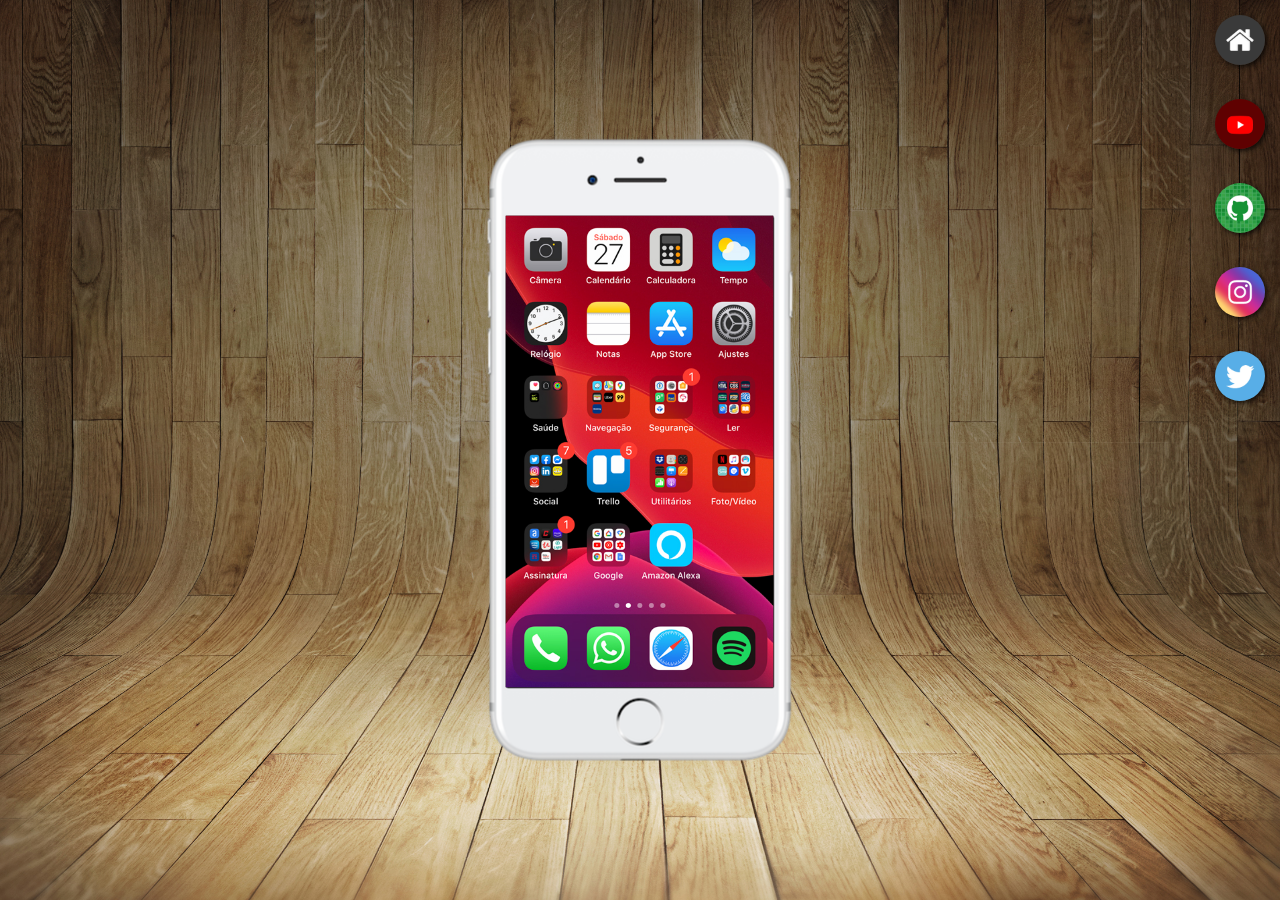
<file: index.html>
<!DOCTYPE html>
<html lang="pt-br">
<head>
    <meta charset="UTF-8">
    <meta name="viewport" content="width=device-width, initial-scale=1.0">
    <link rel="shortcut icon" href="favicon.ico" type="image/x-icon">
    <title>Projeto Redes Sociais</title>
    <link rel="stylesheet" href="estilos/style.css">
</head>
<body>
    <header>

    </header>
    <main>
        <section id="telefone"> 
            <iframe src="home.html" frameborder="0" id="tela" name="tela">
                <p>Seu navegador não suporta iframes.</p>
            </iframe>

        </section>

        <section id="sociais">
            <a href="home.html" target="tela"><img src="imagens/logo-home.jpg" alt="Home"></a> <br>
            <a href="youtube.html" target="tela"><img src="imagens/logo-youtube.jpg" alt="Youtube"></a> <br>
            <a href="github.html" target="tela"><img src="imagens/logo-github.jpg" alt="GitHub"></a> <br>
            <a href="instagram.html" target="tela"><img src="imagens/logo-instagram.jpg" alt="Instagram"></a> <br>
            <a href="twitter.html" target="tela"><img src="imagens/logo-twitter.jpg" alt="Twitter"></a>
        </section>

    </main>

</body>
</html>
</file>
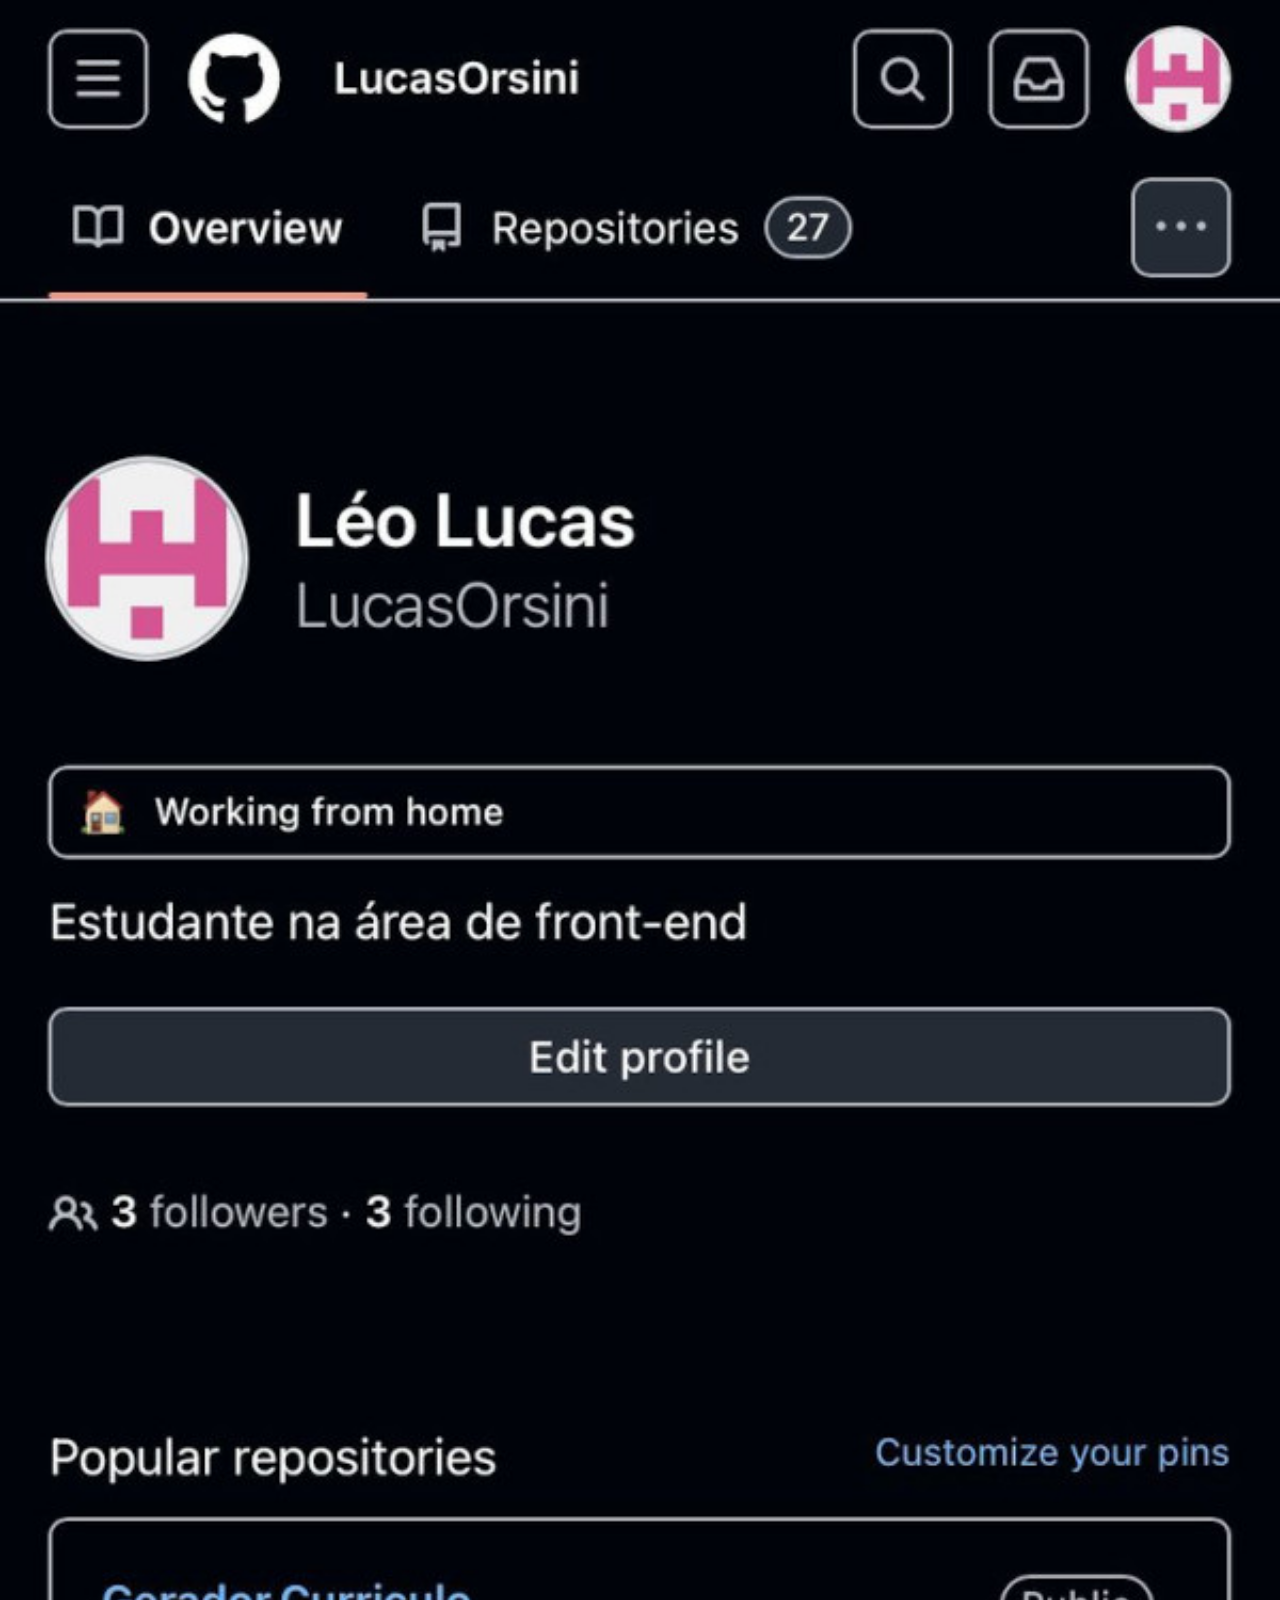
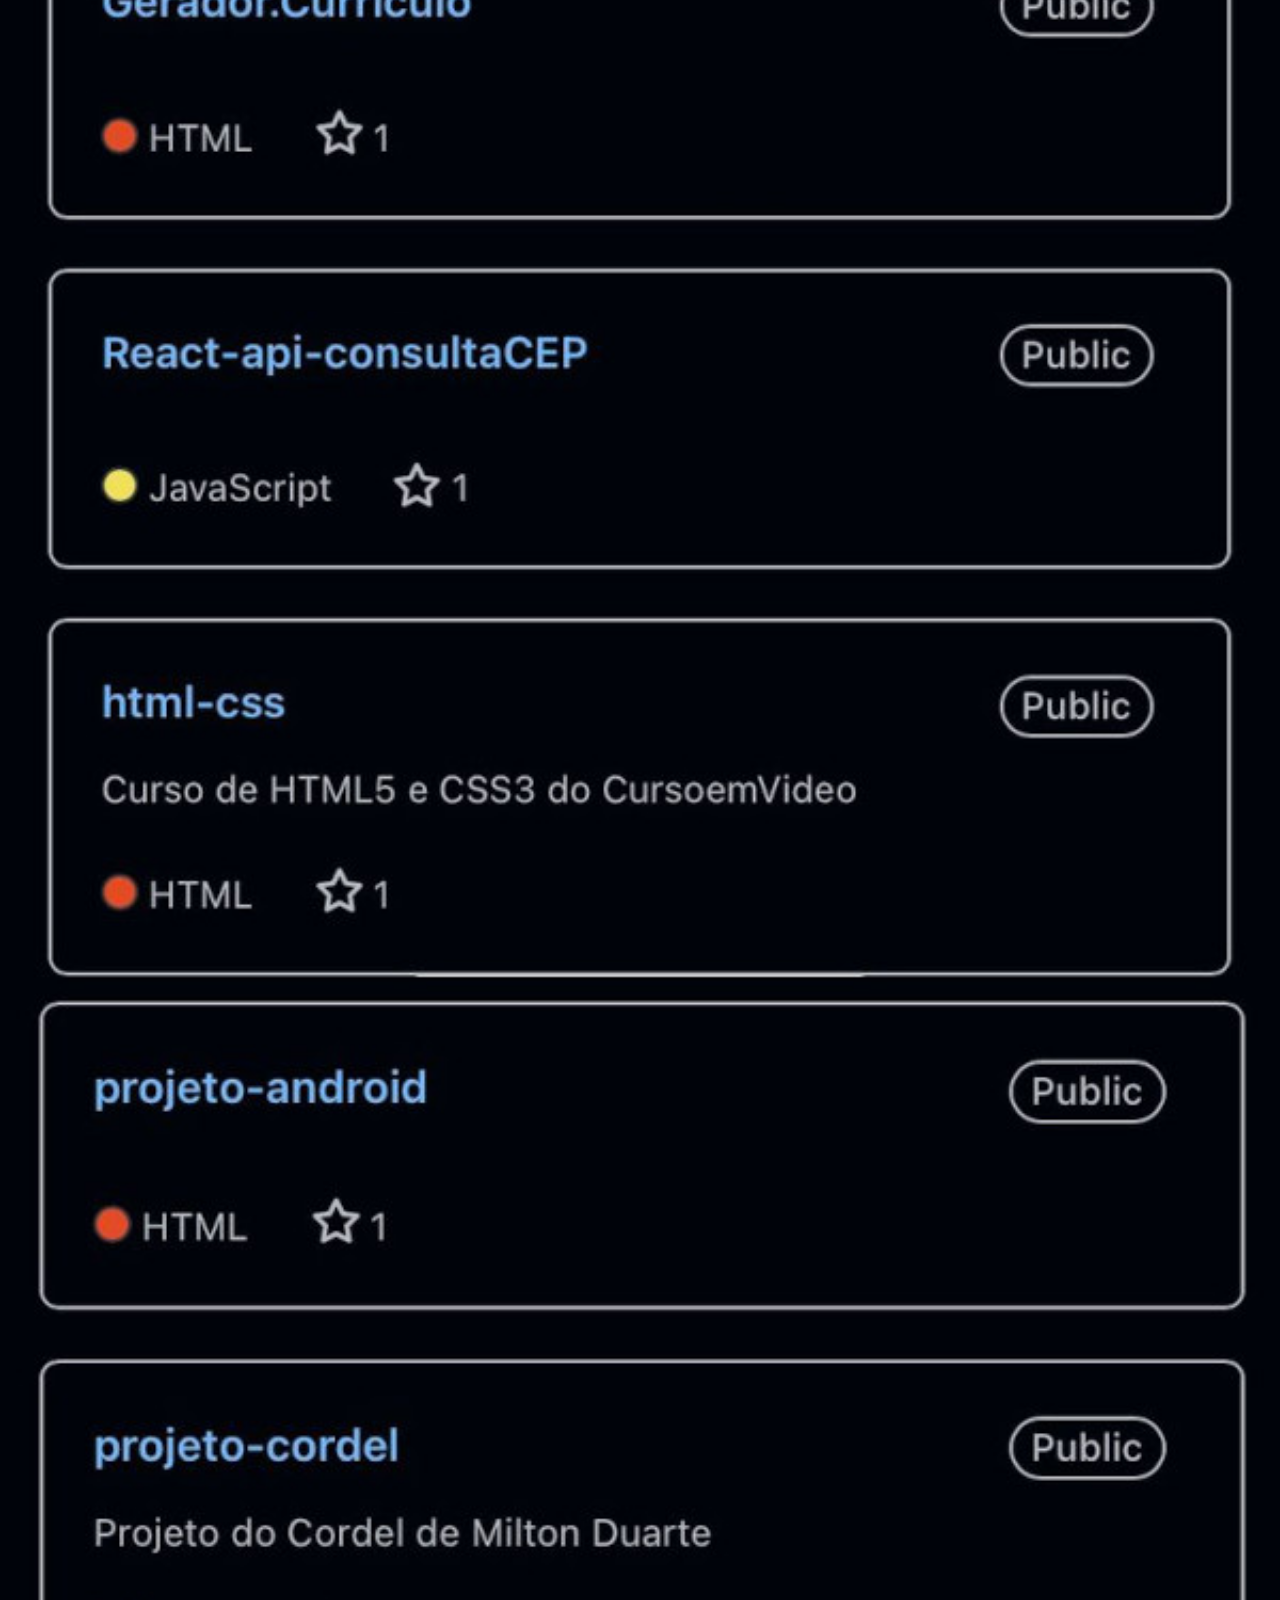
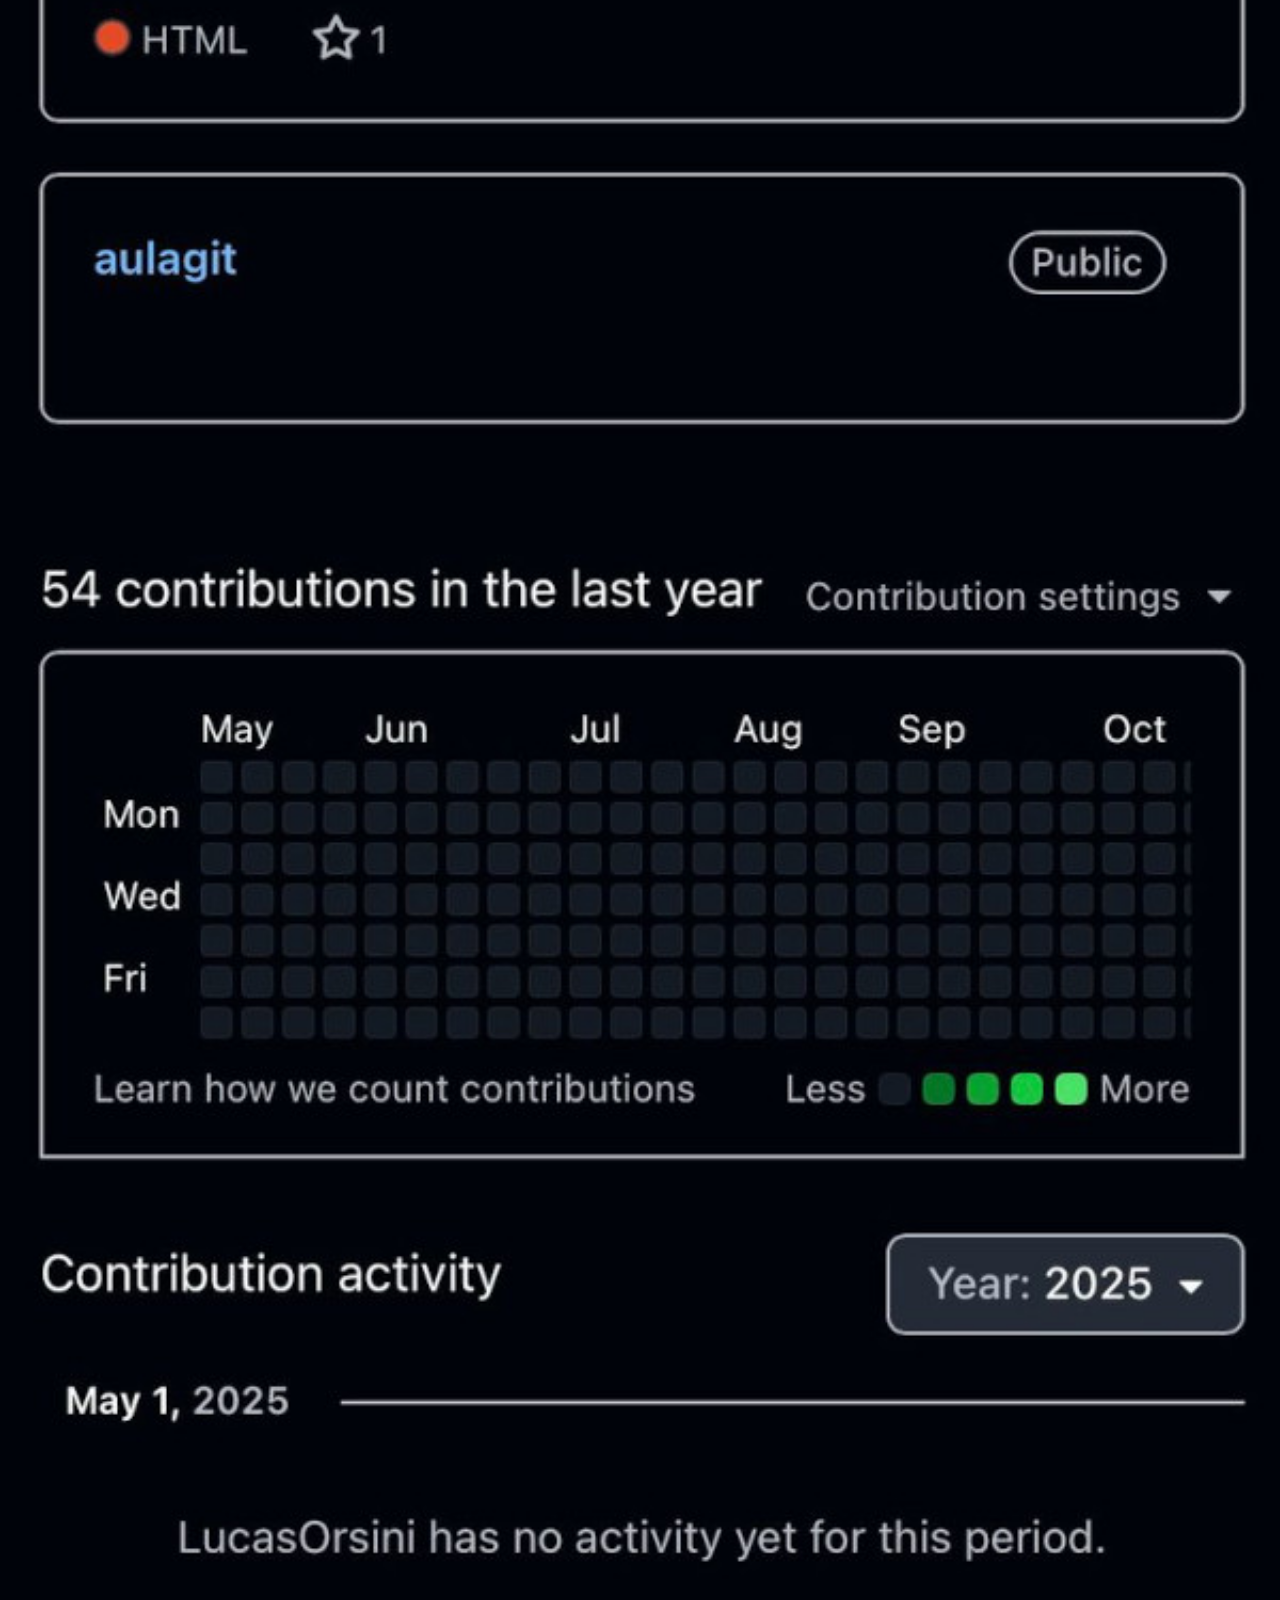
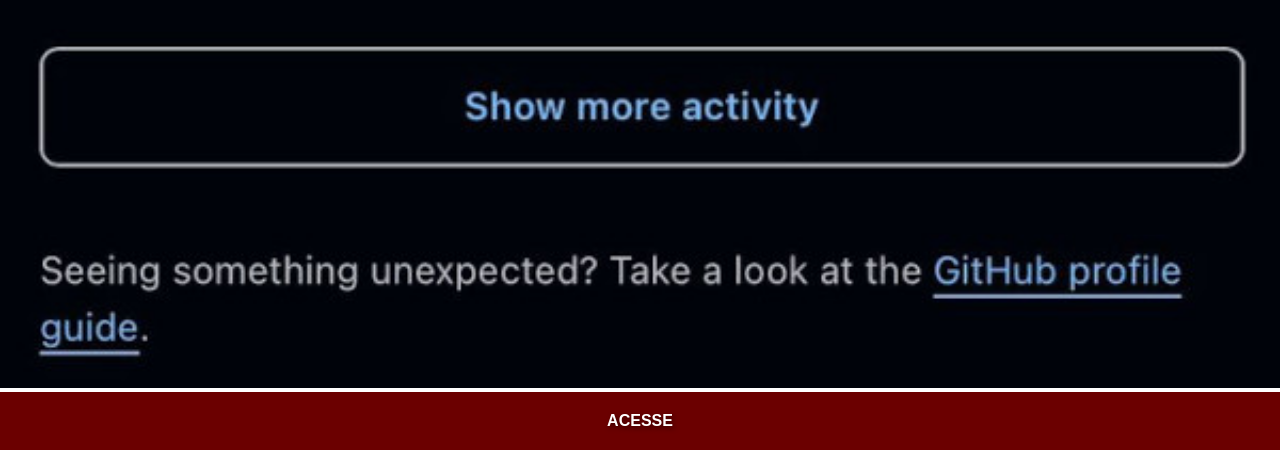
<file: github.html>
<!DOCTYPE html>
<html lang="pt-br">
<head>
    <meta charset="UTF-8">
    <meta name="viewport" content="width=device-width, initial-scale=1.0">
    <title>Youtube</title>
    <link rel="stylesheet" href="estilos/social.css">
</head>
<body>
    <img src="imagens/tela-github.jpg" alt="GitHub">
    <a href="https://github.com/LucasOrsini" target="_blank">ACESSE</a>
    
</body>
</html>
</file>
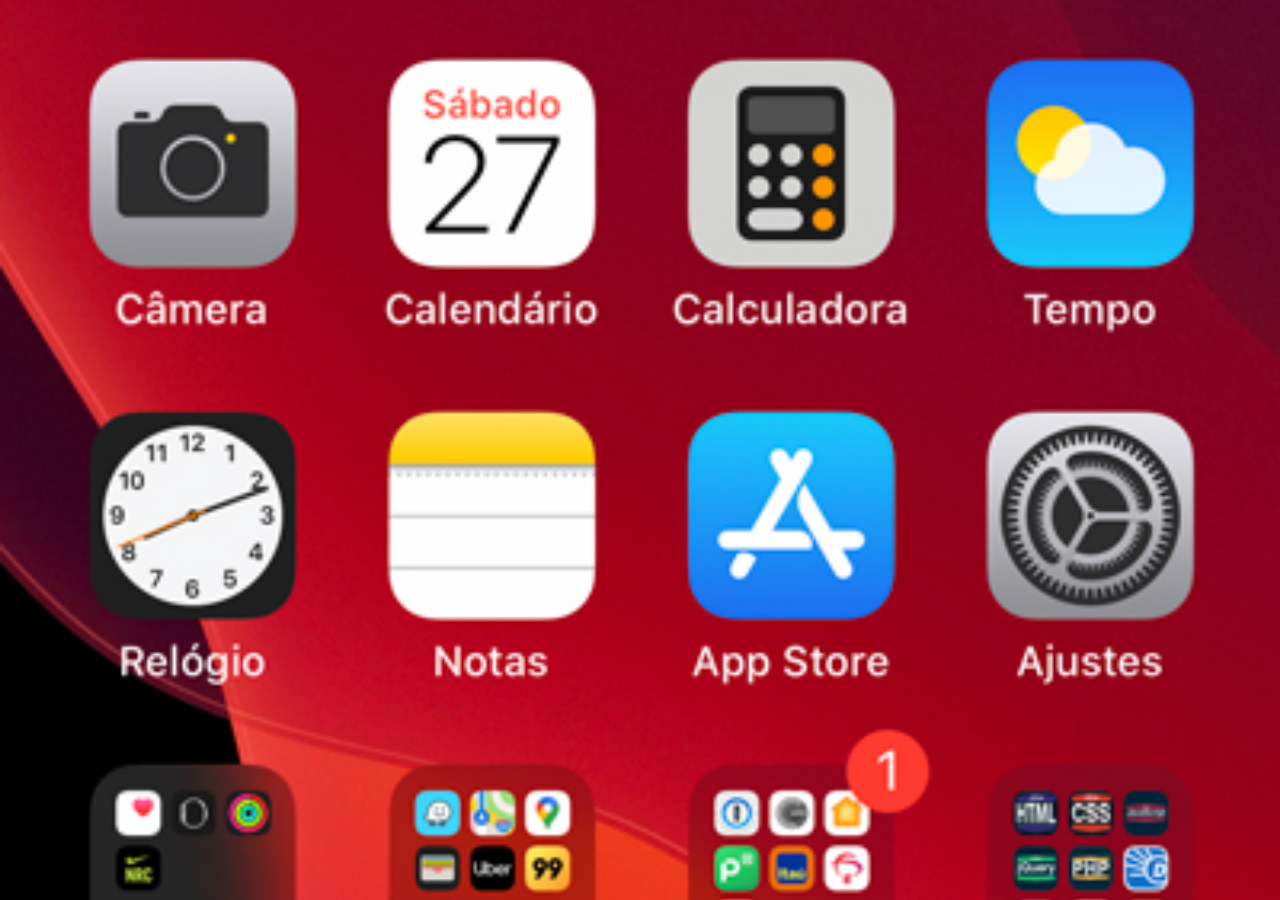
<file: home.html>
<!DOCTYPE html>
<html lang="pt-br">
<head>
    <meta charset="UTF-8">
    <meta name="viewport" content="width=device-width, initial-scale=1.0">
    <title>Home</title>
    <style>
        *{
            margin: 0;
            padding: 0;
            
        }

        body{
            height: 100vh;
            width: 100vw;
            background: black url(imagens/tela-home.jpg) no-repeat top center;
            background-size: cover;
        }
    </style>
</head>
<body>
    
</body>
</html>
</file>
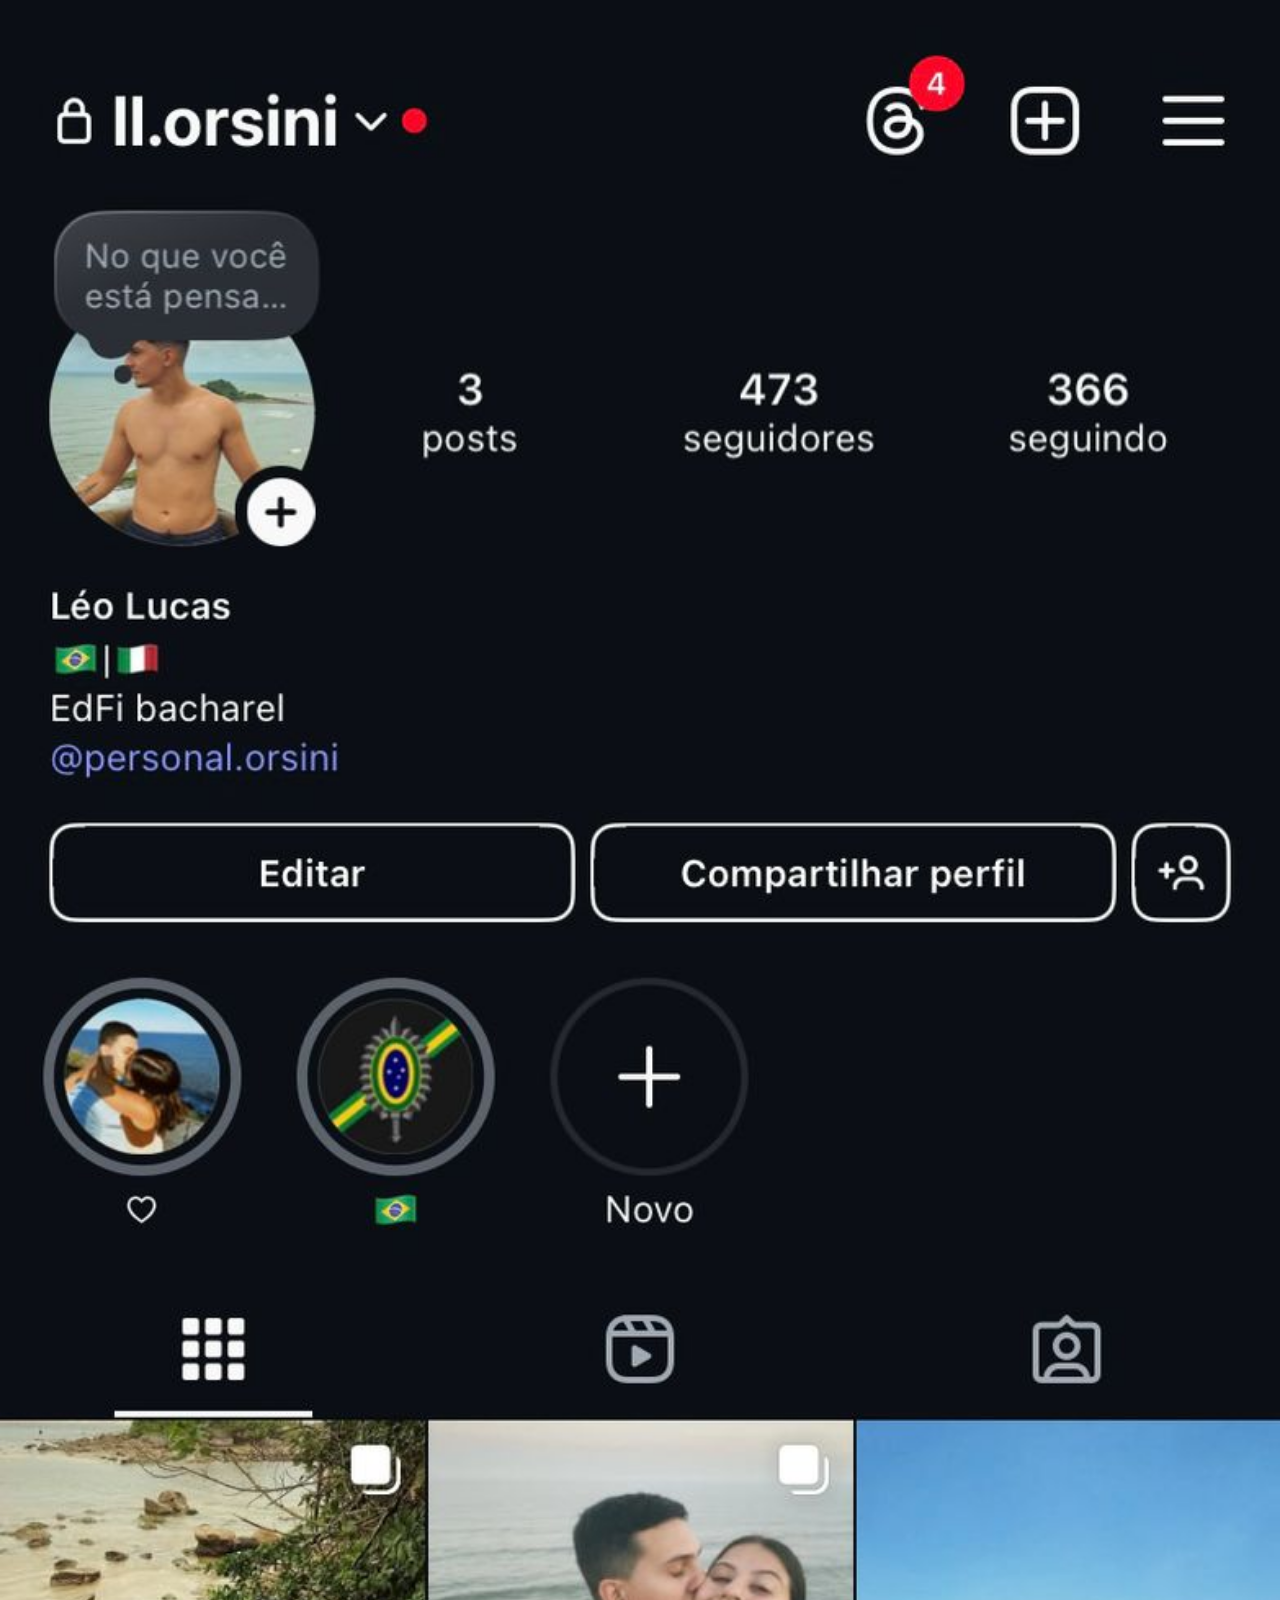
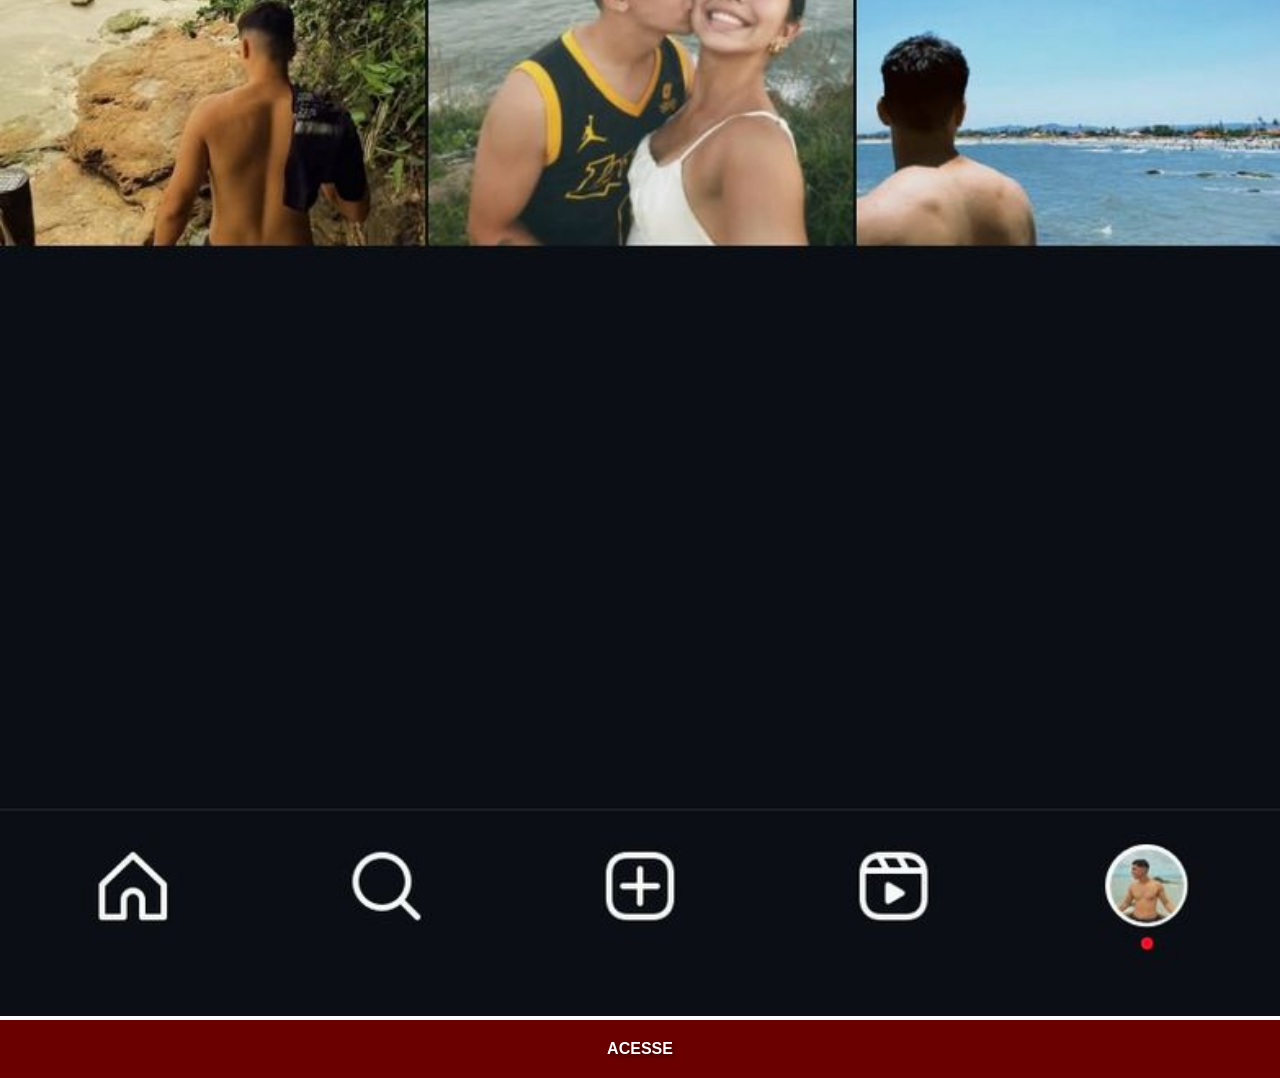
<file: instagram.html>
<!DOCTYPE html>
<html lang="pt-br">
<head>
    <meta charset="UTF-8">
    <meta name="viewport" content="width=device-width, initial-scale=1.0">
    <title>Youtube</title>
    <link rel="stylesheet" href="estilos/social.css">
</head>
<body>
    <img src="imagens/tela-instagram.jpeg" alt="GitHub">
    <a href="https://www.instagram.com/ll.orsini?igsh=MW42ZHZoOXIwbmZx&utm_source=qr" target="_blank">ACESSE</a>
    
</body>
</html>
</file>
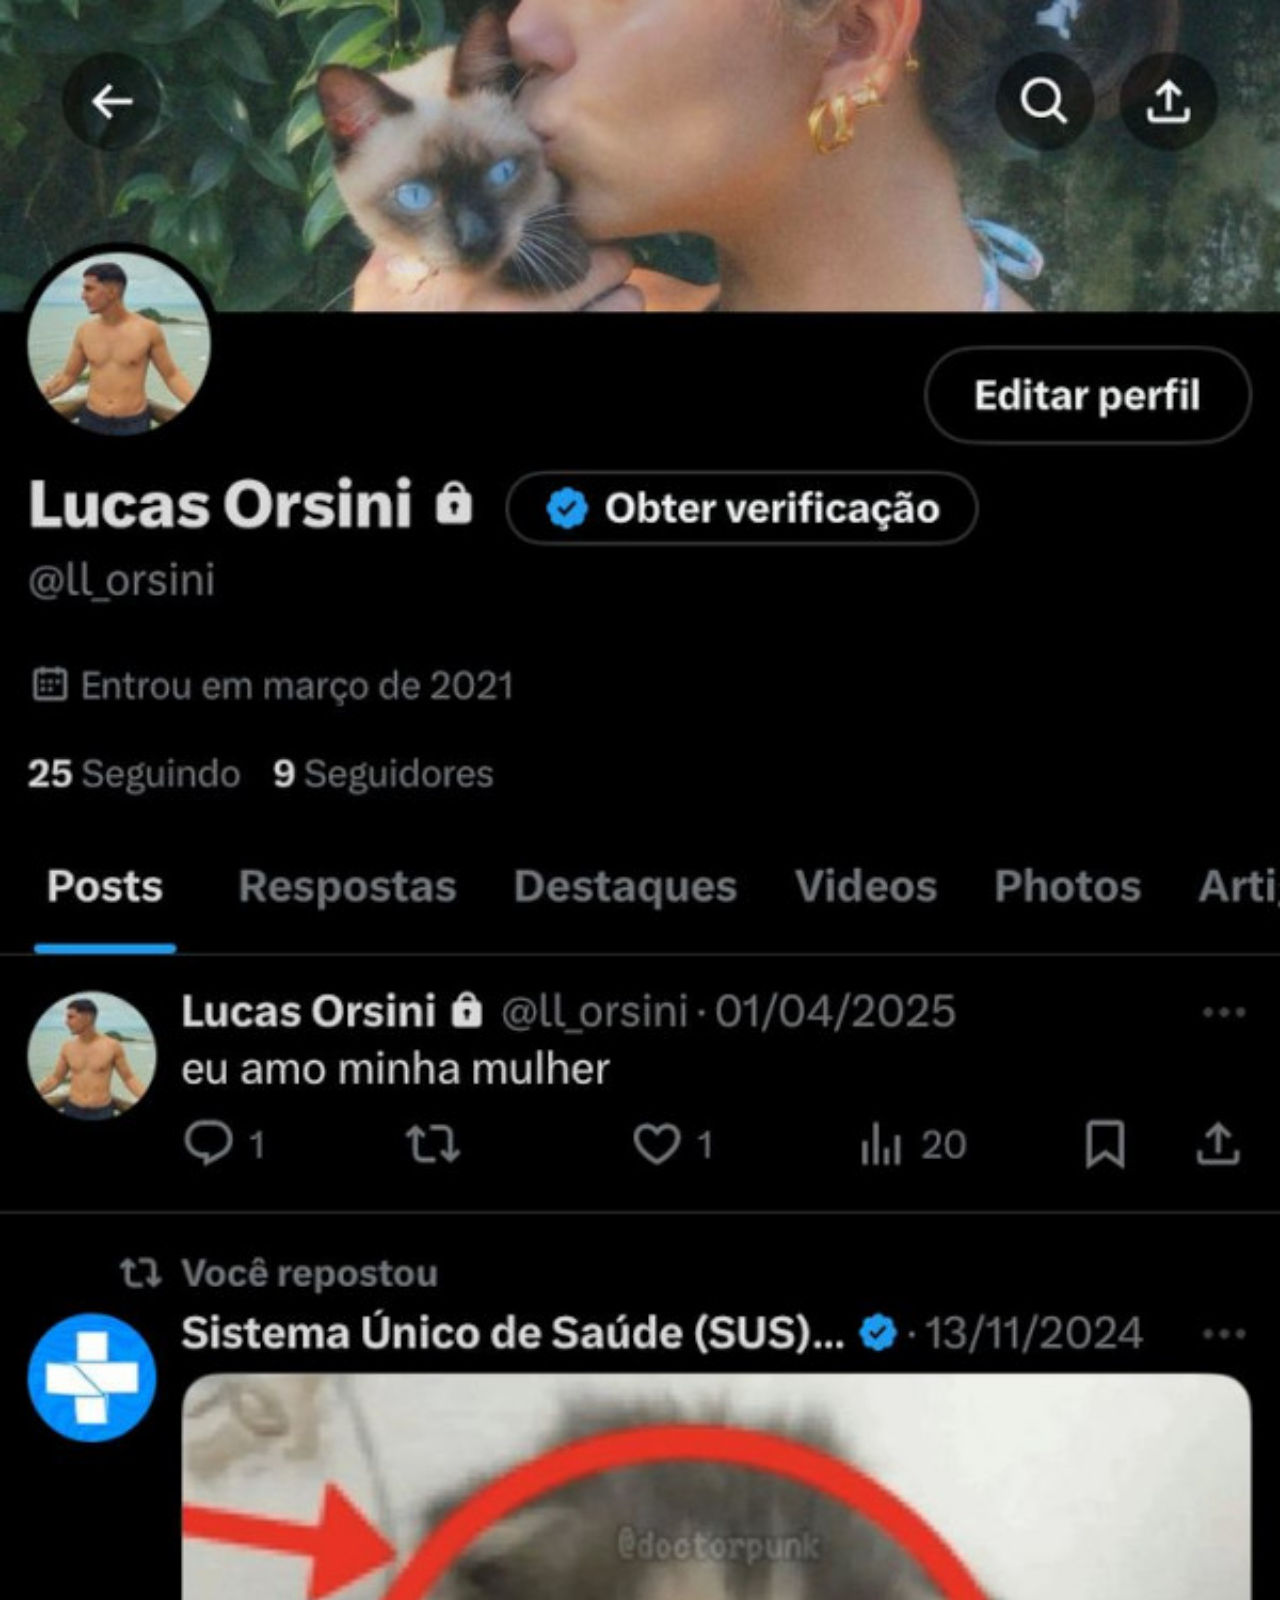
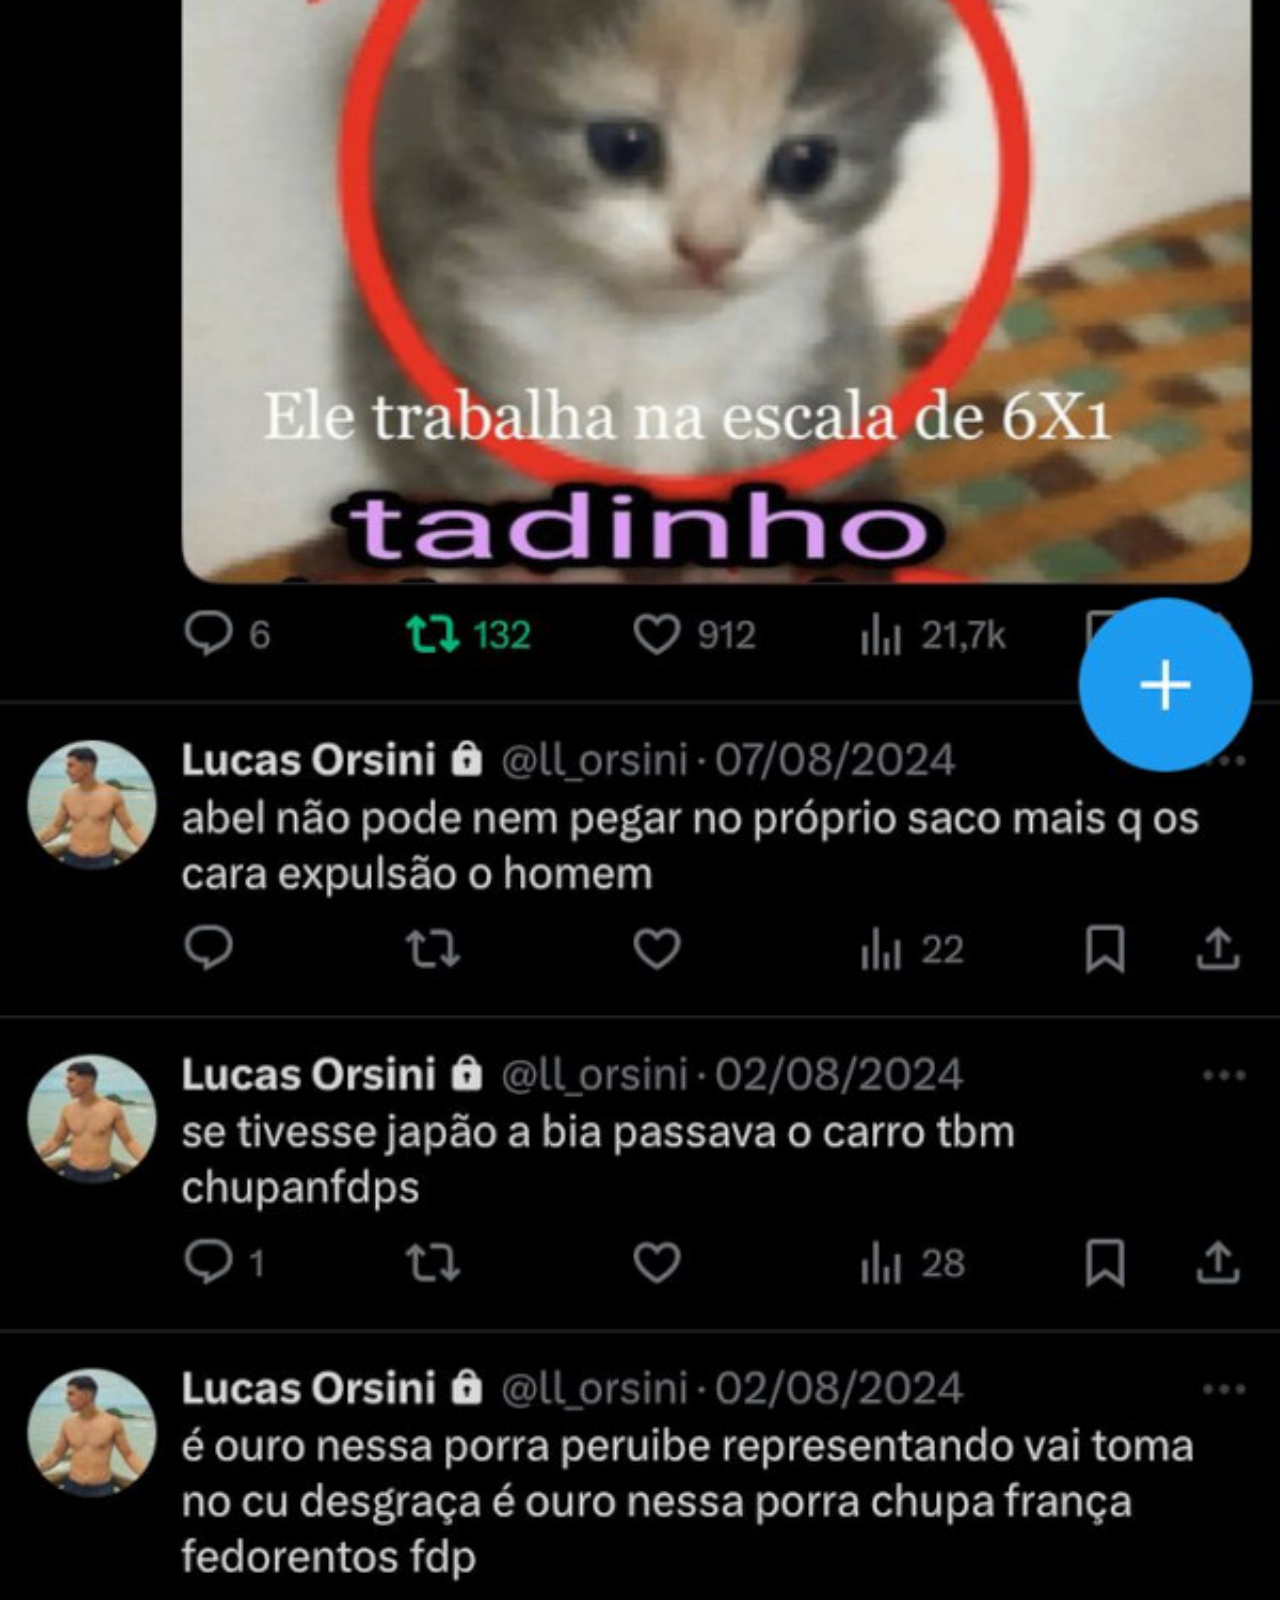
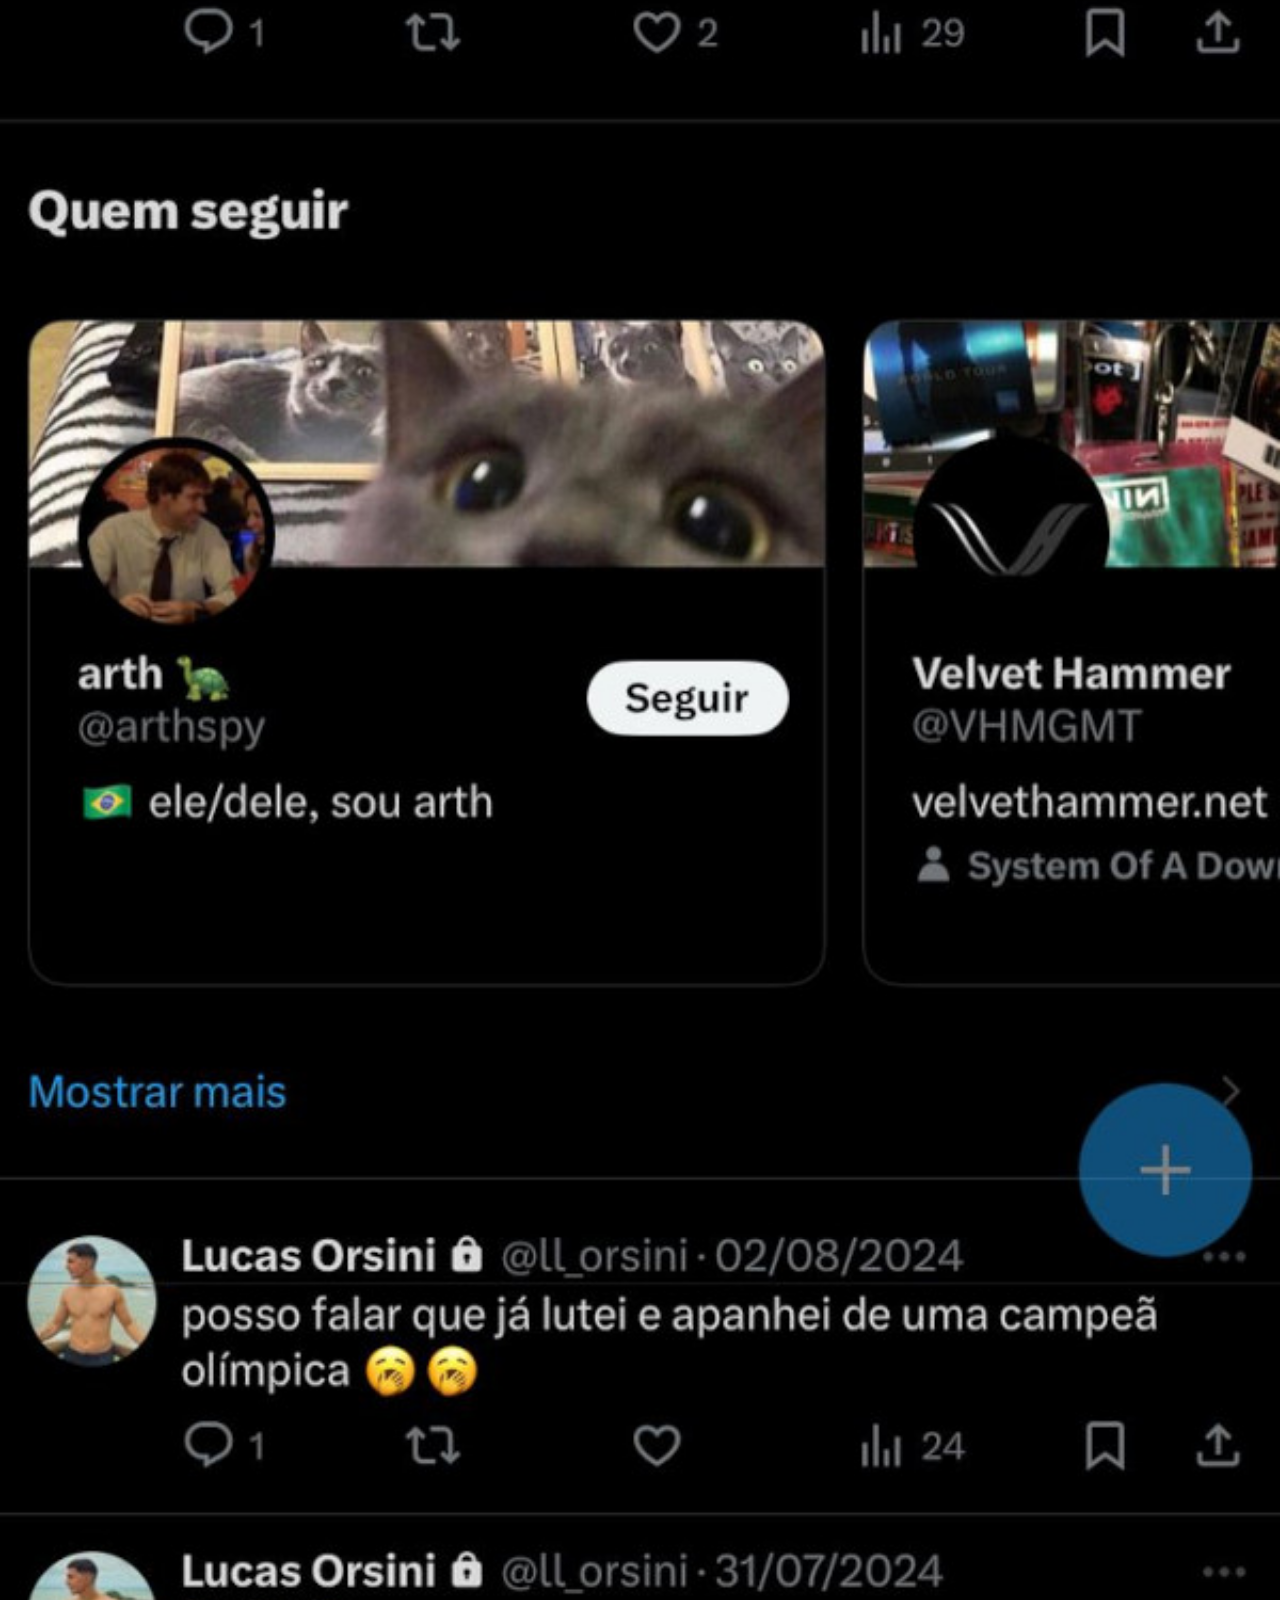
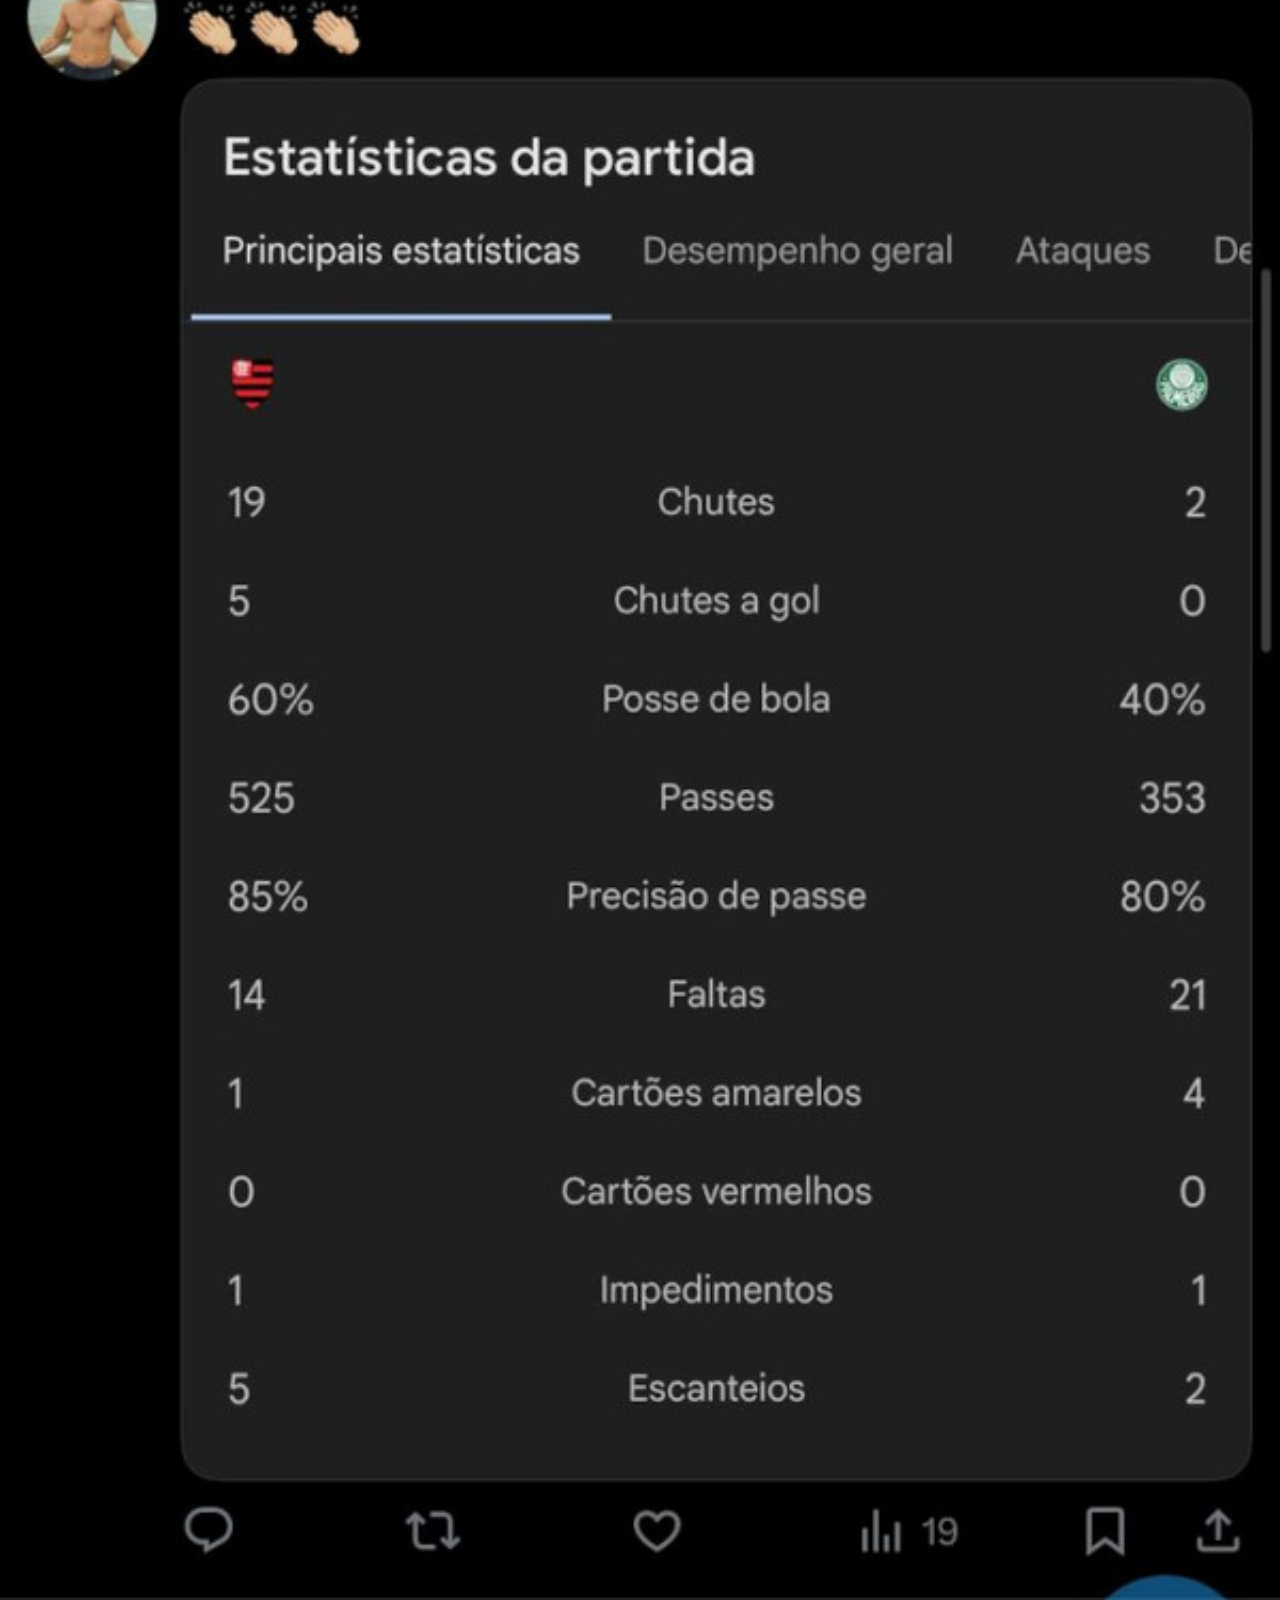
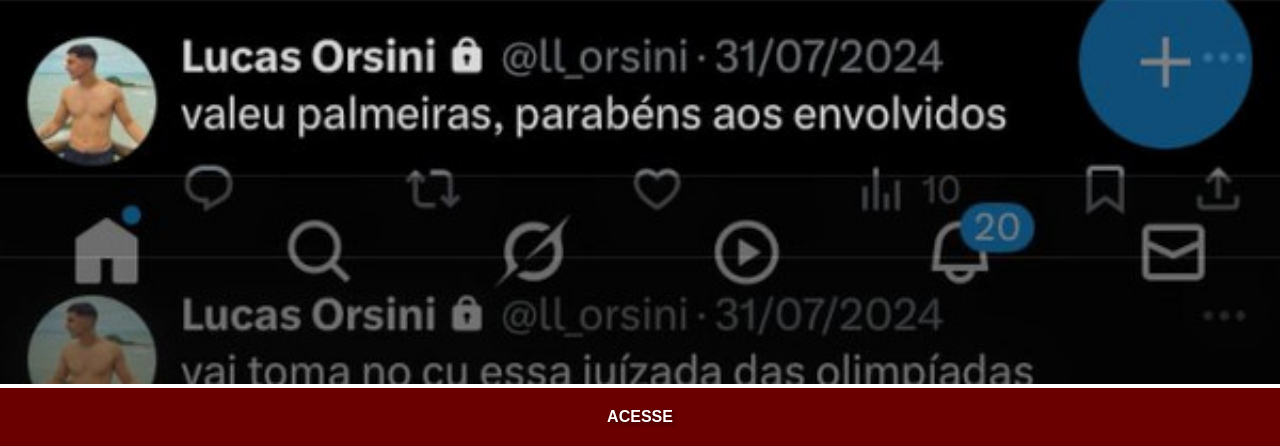
<file: twitter.html>
<!DOCTYPE html>
<html lang="pt-br">
<head>
    <meta charset="UTF-8">
    <meta name="viewport" content="width=device-width, initial-scale=1.0">
    <title>Youtube</title>
    <link rel="stylesheet" href="estilos/social.css">
</head>
<body>
    <img src="imagens/tela-twitter.jpg" alt="Youtube">
    <a href="https://x.com/ll_orsini" target="_blank">ACESSE</a>
    
</body>
</html>
</file>
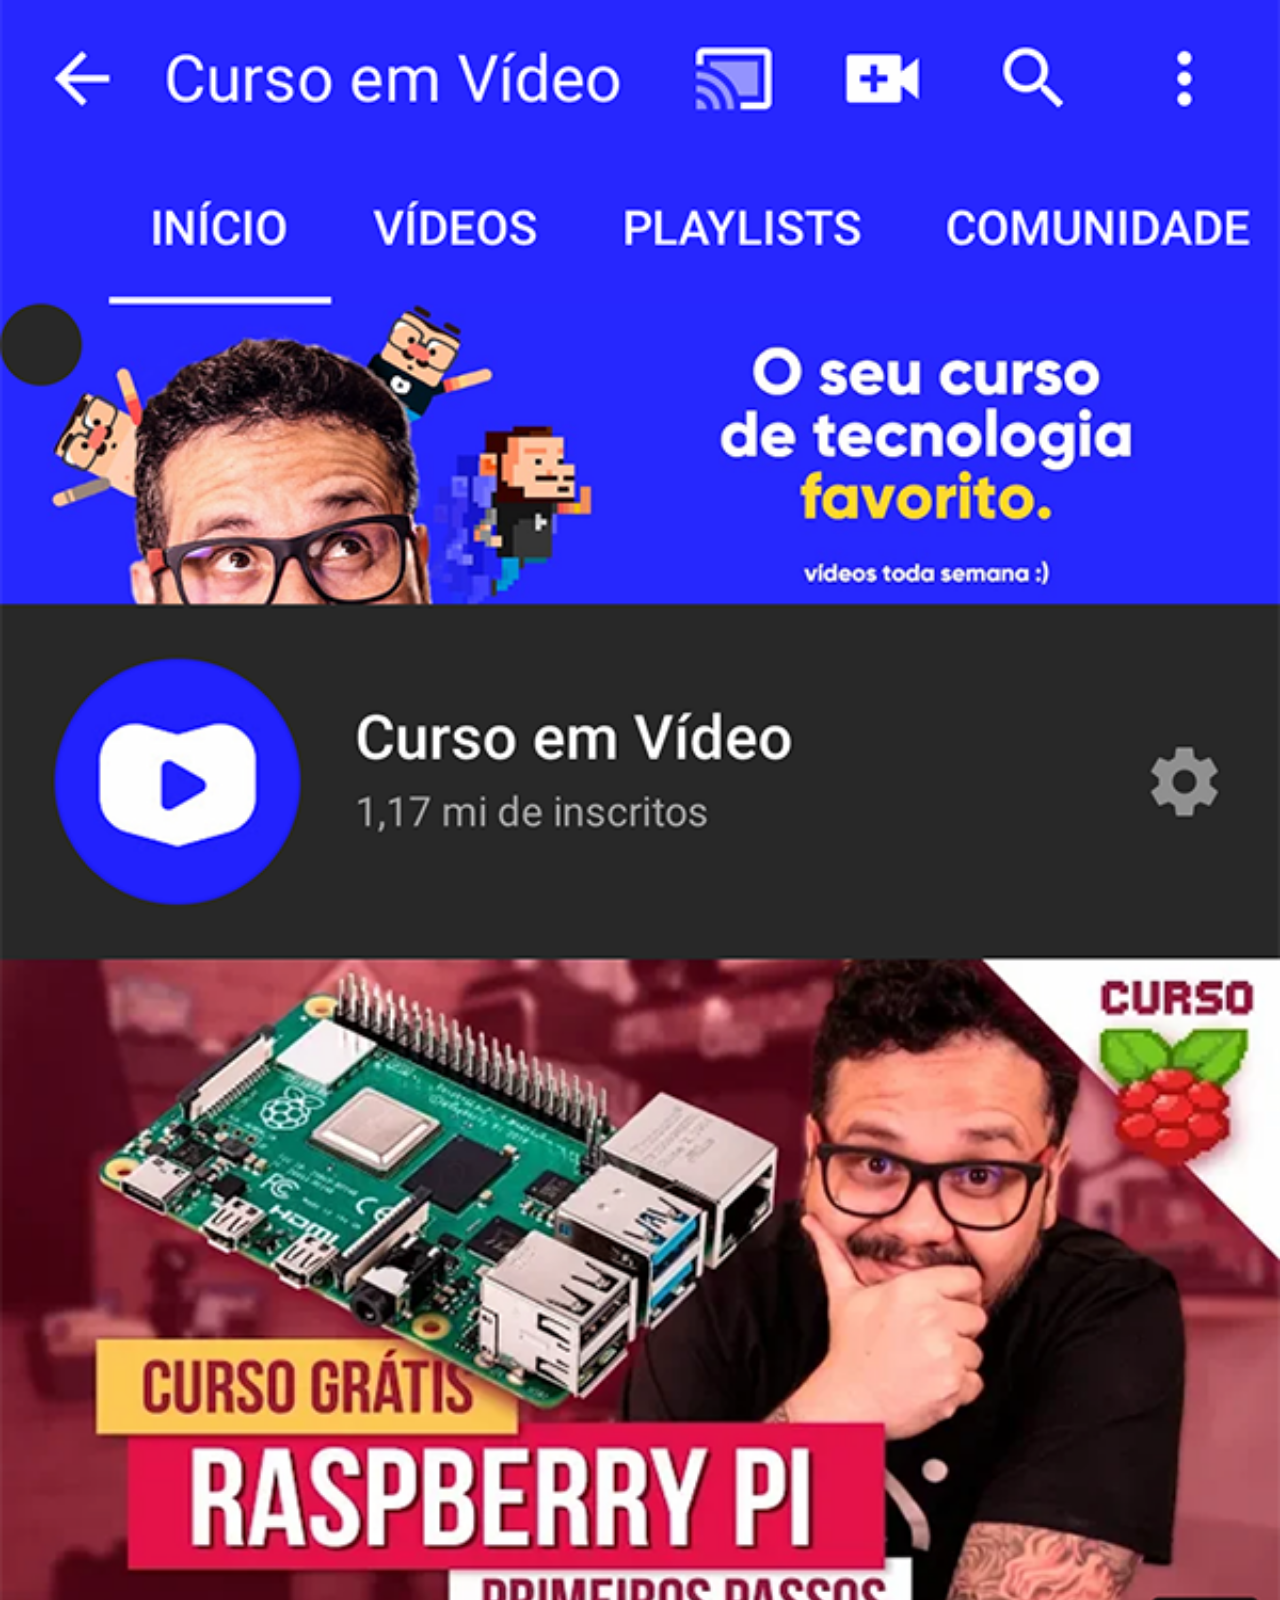
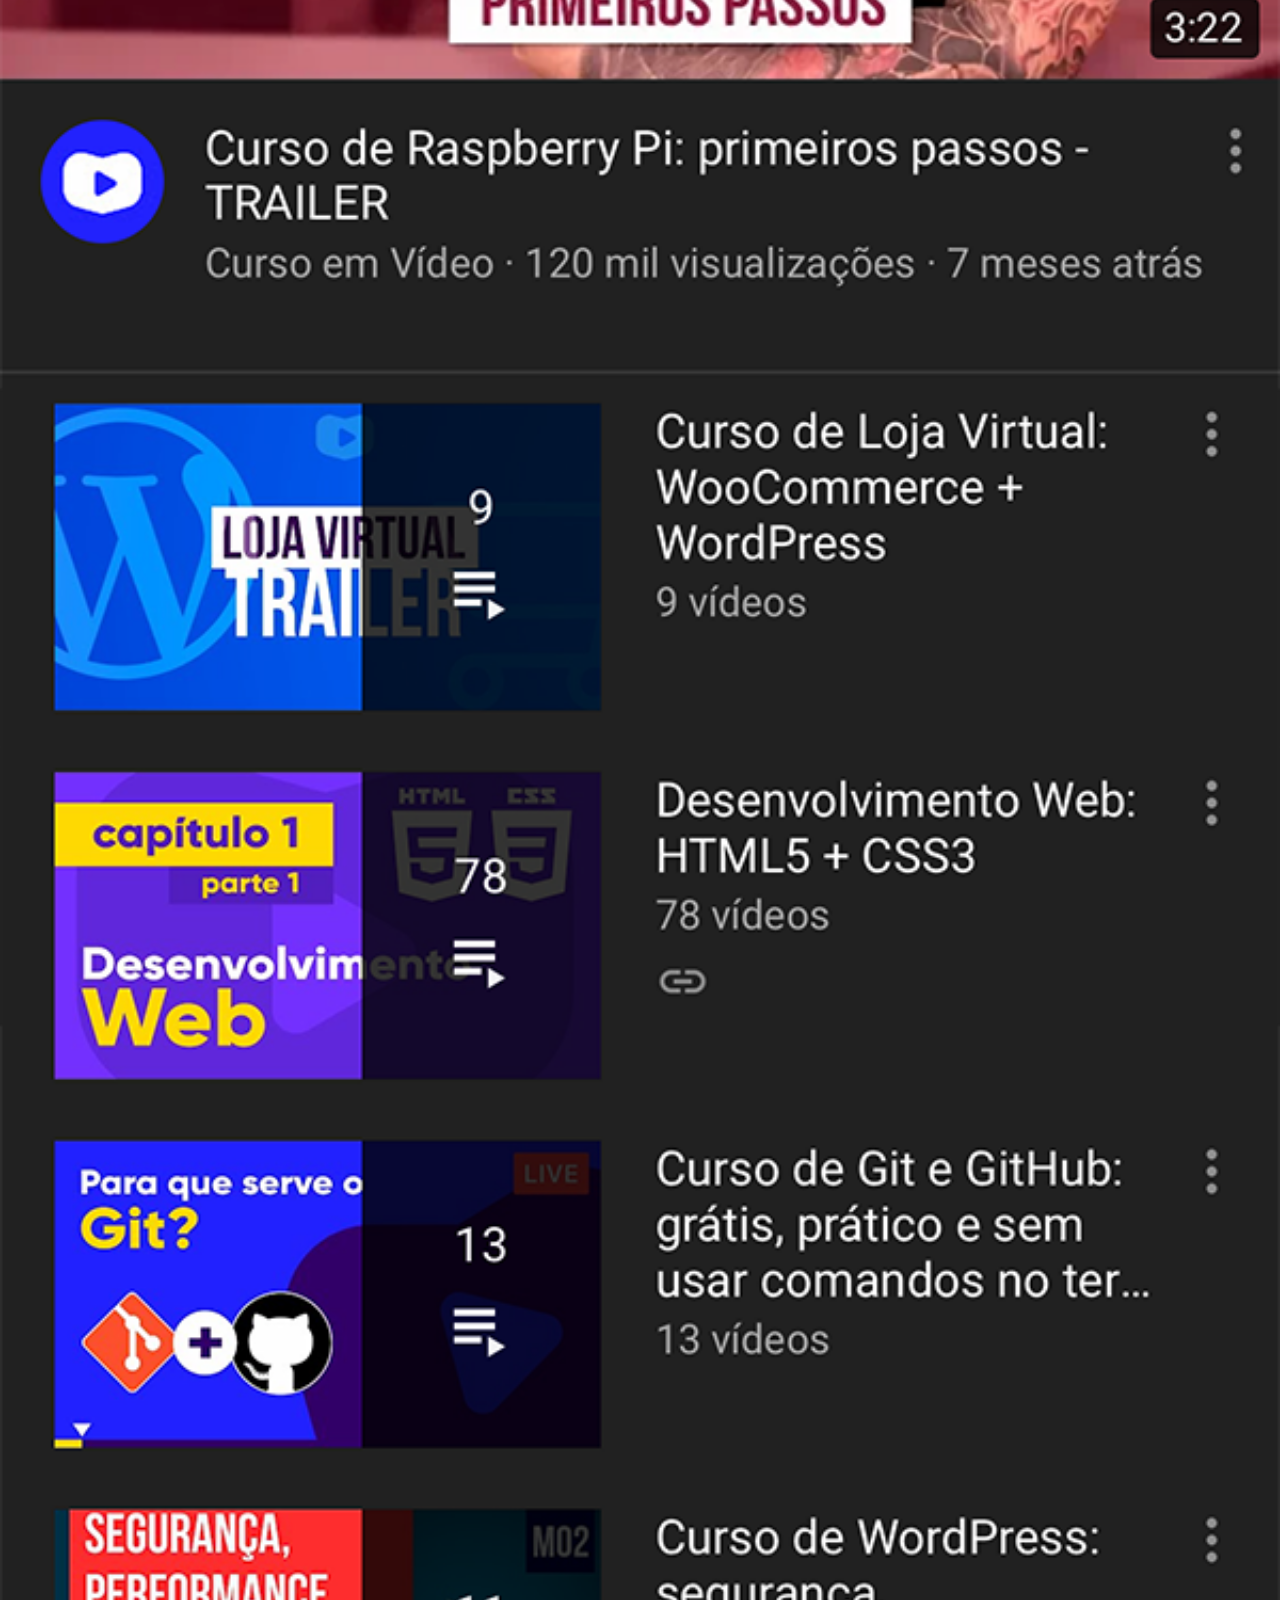
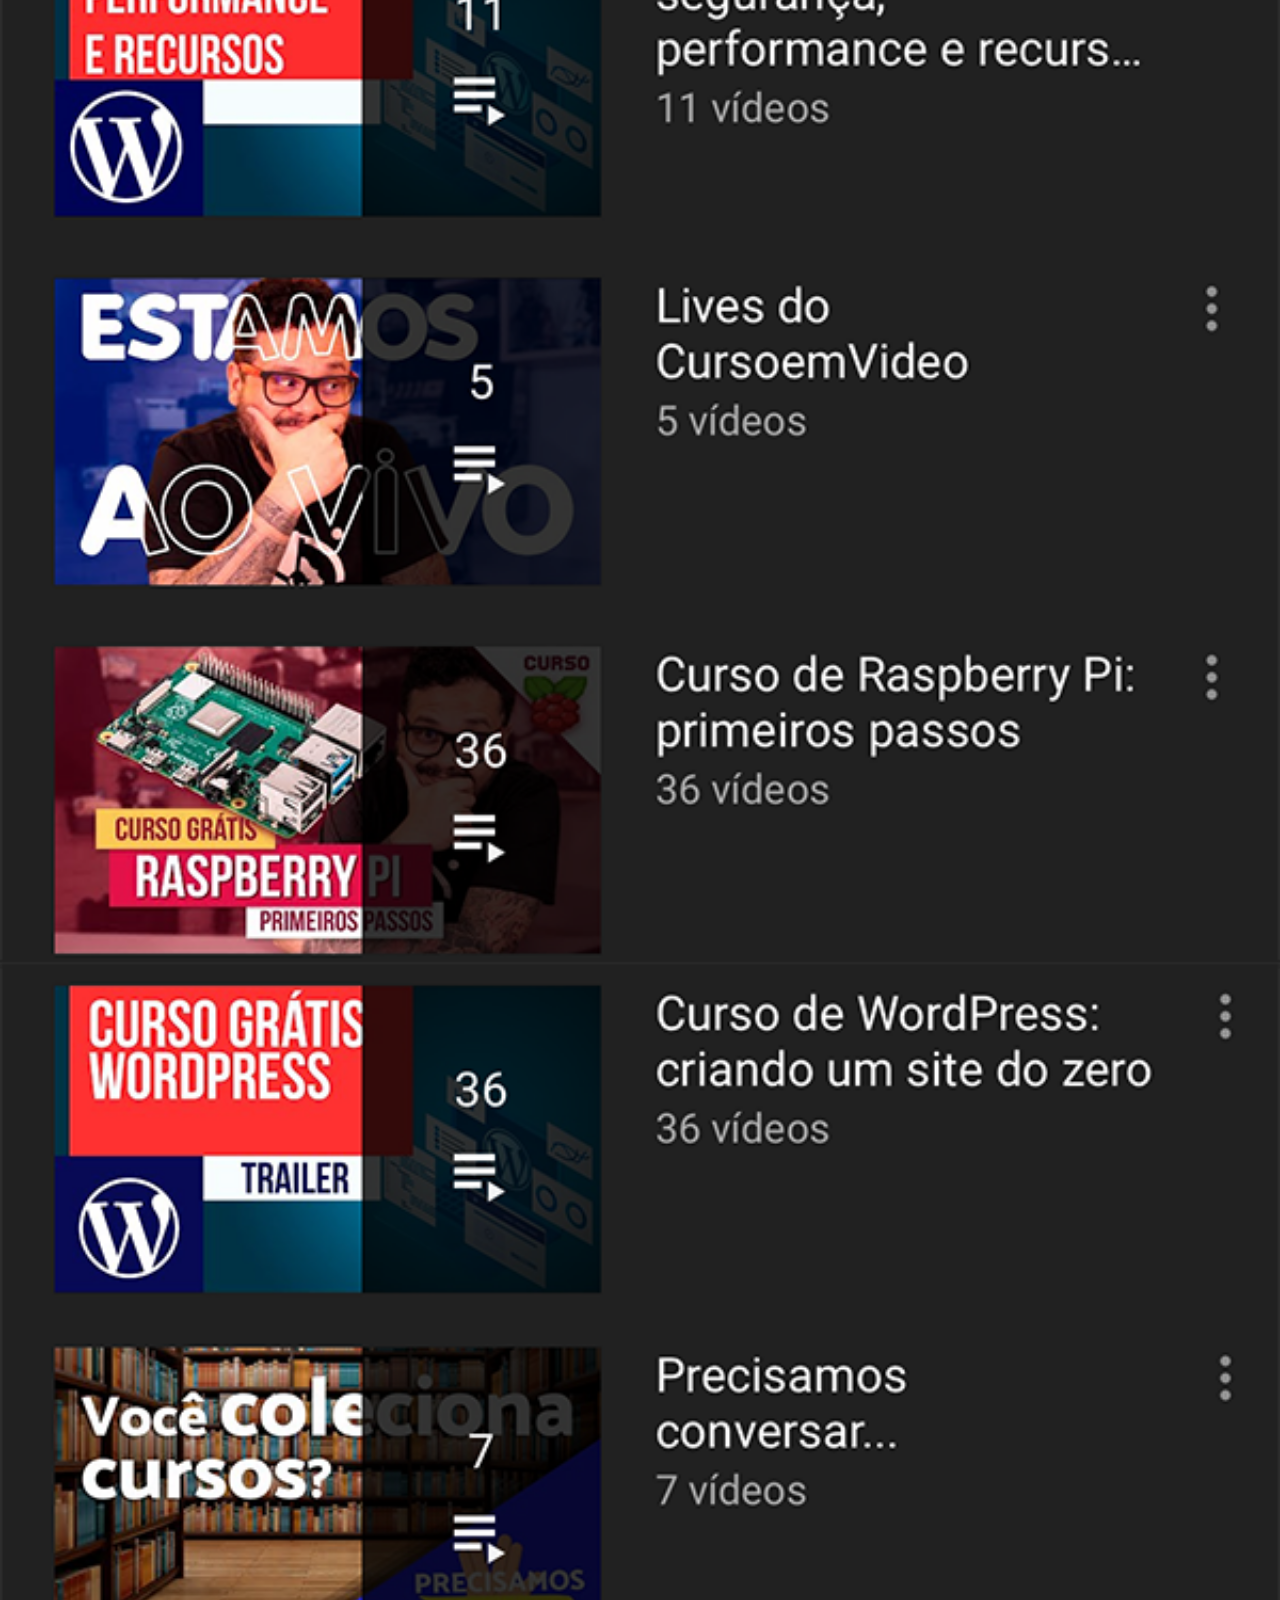
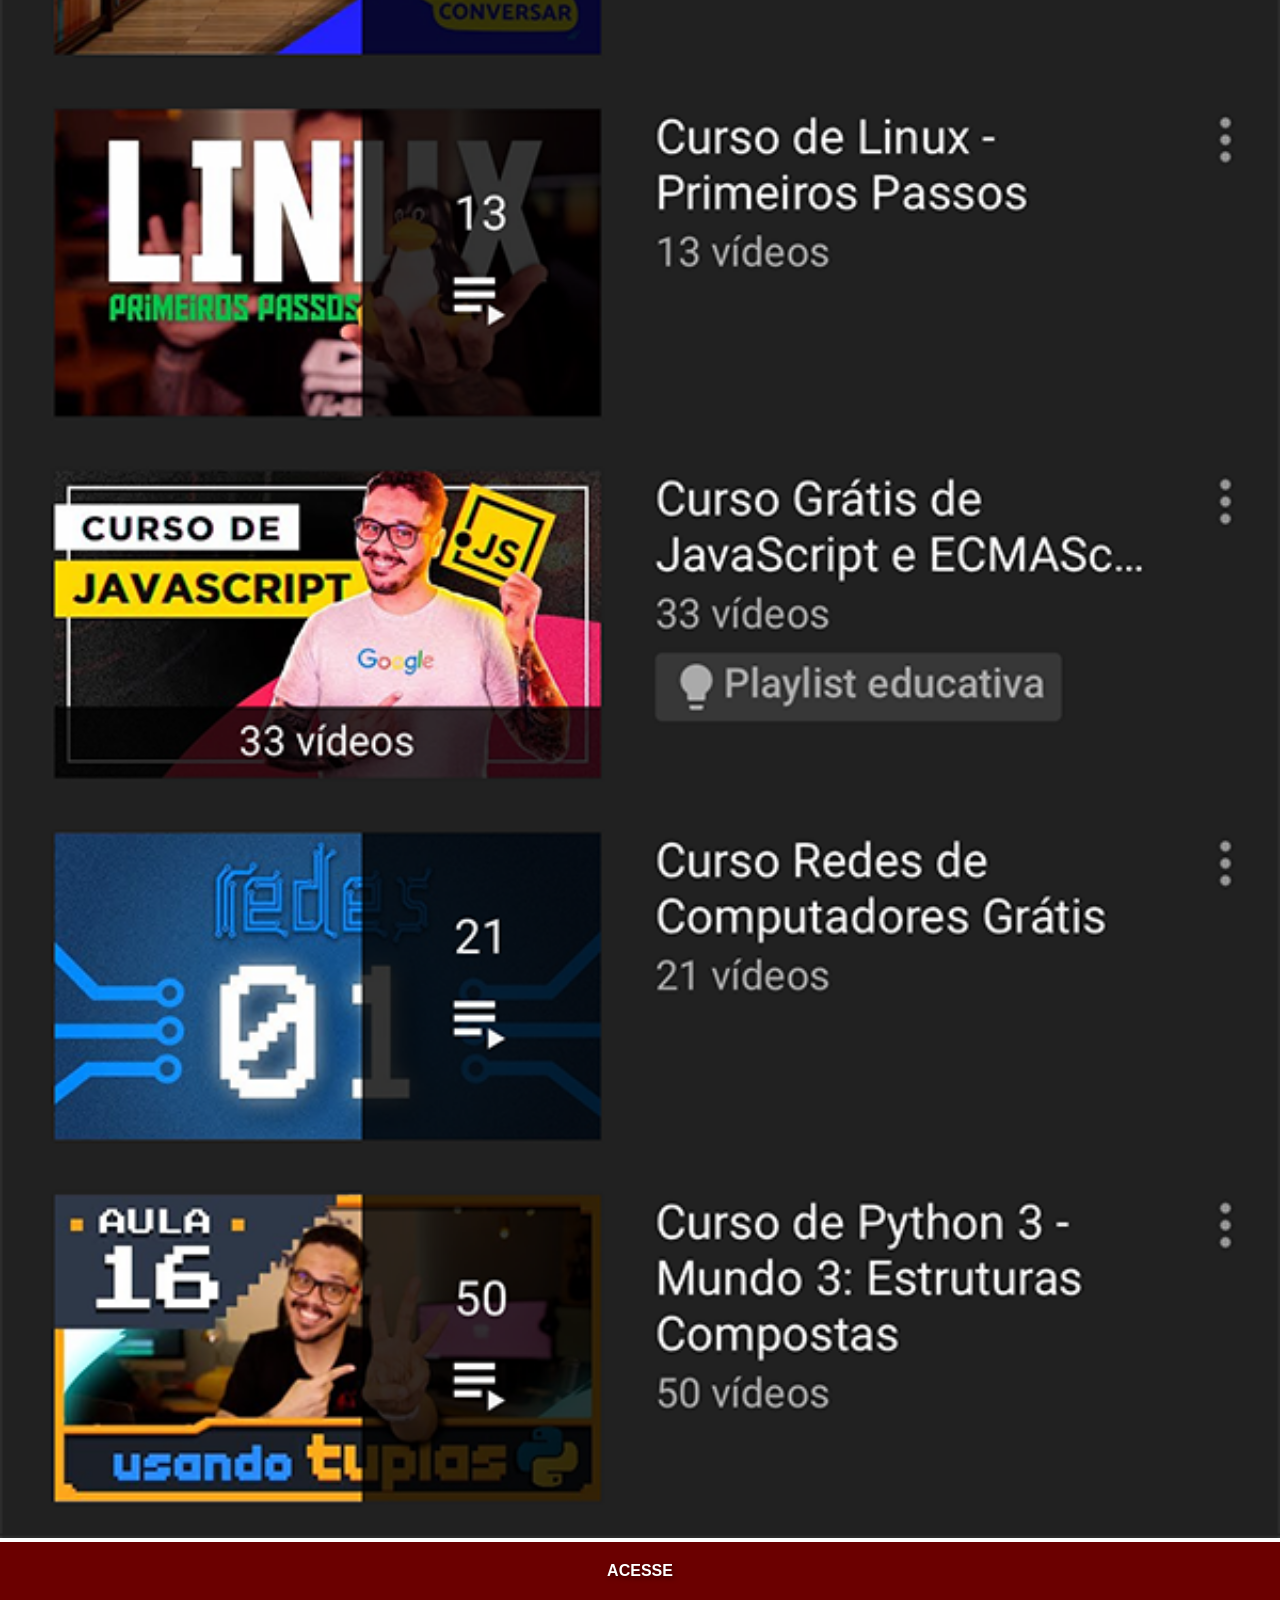
<file: youtube.html>
<!DOCTYPE html>
<html lang="pt-br">
<head>
    <meta charset="UTF-8">
    <meta name="viewport" content="width=device-width, initial-scale=1.0">
    <title>Youtube</title>
    <link rel="stylesheet" href="estilos/social.css">
</head>
<body>
    <img src="imagens/tela-youtube.png" alt="Youtube">
    <a href="https://www.youtube.com/c/CursoemV%C3%ADdeo/playlists" target="_blank">ACESSE</a>
    
</body>
</html>
</file>
<file: estilos/style.css>
@charset "UTF-8";

*{
    margin: 0px;
    padding: 0px;
    font-family: Arial, Helvetica, sans-serif;
}

html{
    height: 100vh;
    width: 100vw;
    background-color: black;

}

body{
    background: url(../imagens/fundo-madeira.jpg) no-repeat top center;
    background-size: cover; /* Para cobrir toda a tela */
    background-attachment: fixed; /* Para fixar o fundo na tela */

}

main{
    height: 100vh;
    position: relative; /* Para centralizar o telefone na tela */
    
}

section#telefone{
    position: absolute; /* Para centralizar o telefone na tela */
    top: 50%;
    left: 50%;
    transform: translate(-50%, -50%); /* Para centralizar o telefone na tela */

    width: 311px;
    height: 627px;
    background: url(../imagens/frame-iphone.png) no-repeat;

}

iframe#tela{
    position: relative;
    top: 79px;
    left: 21px;
    width: 268px;
    height: 472px;
    

}

section#sociais{
    text-align: right;
}

section#sociais img{
    width: 50px;
    height: 50px;
    margin: 15px;
    border-radius: 50%;
    box-shadow: 2px 2px 5px #000000bd;
    box-sizing: border-box; /* Para incluir a borda no tamanho total do elemento */
    

}

section#sociais img:hover{
    border: 2px solid rgba(255, 255, 255, 0.609);
    transform: translate(-3px, -3px); /* Para dar um efeito de movimento ao passar o mouse */
    transition: transform 0.2s; /* Para dar um efeito de transição ao passar o mouse */
    box-shadow: 5px 5px 10px black; /* Para dar um efeito de sombra ao passar o mouse */
}
</file>
<file: estilos/social.css>
@charset "UTF-8";

*{
    margin: 0;
    padding: 0;
    font-family: Arial, Helvetica, sans-serif;
}

::-webkit-scrollbar {
    height: 0px; /* Altura do scrollbar */
    width: 0px; /* Largura do scrollbar */
    /*display: none;*/ /* Oculta o scrollbar */
}

img{
    width: 100vw;
    
}

a{
    display: block; /* Alinha o link como um bloco */
    text-decoration: none;
    background-color: rgb(107, 0, 0);
    color: white;
    font-weight: bolder;
    text-shadow: 2px 2px 5px rgba(0, 0, 0, 0.535);
    padding: 20px;
    text-align: center;

}

a:hover{
    background-color: rgb(154, 0, 0);

}
</file>
